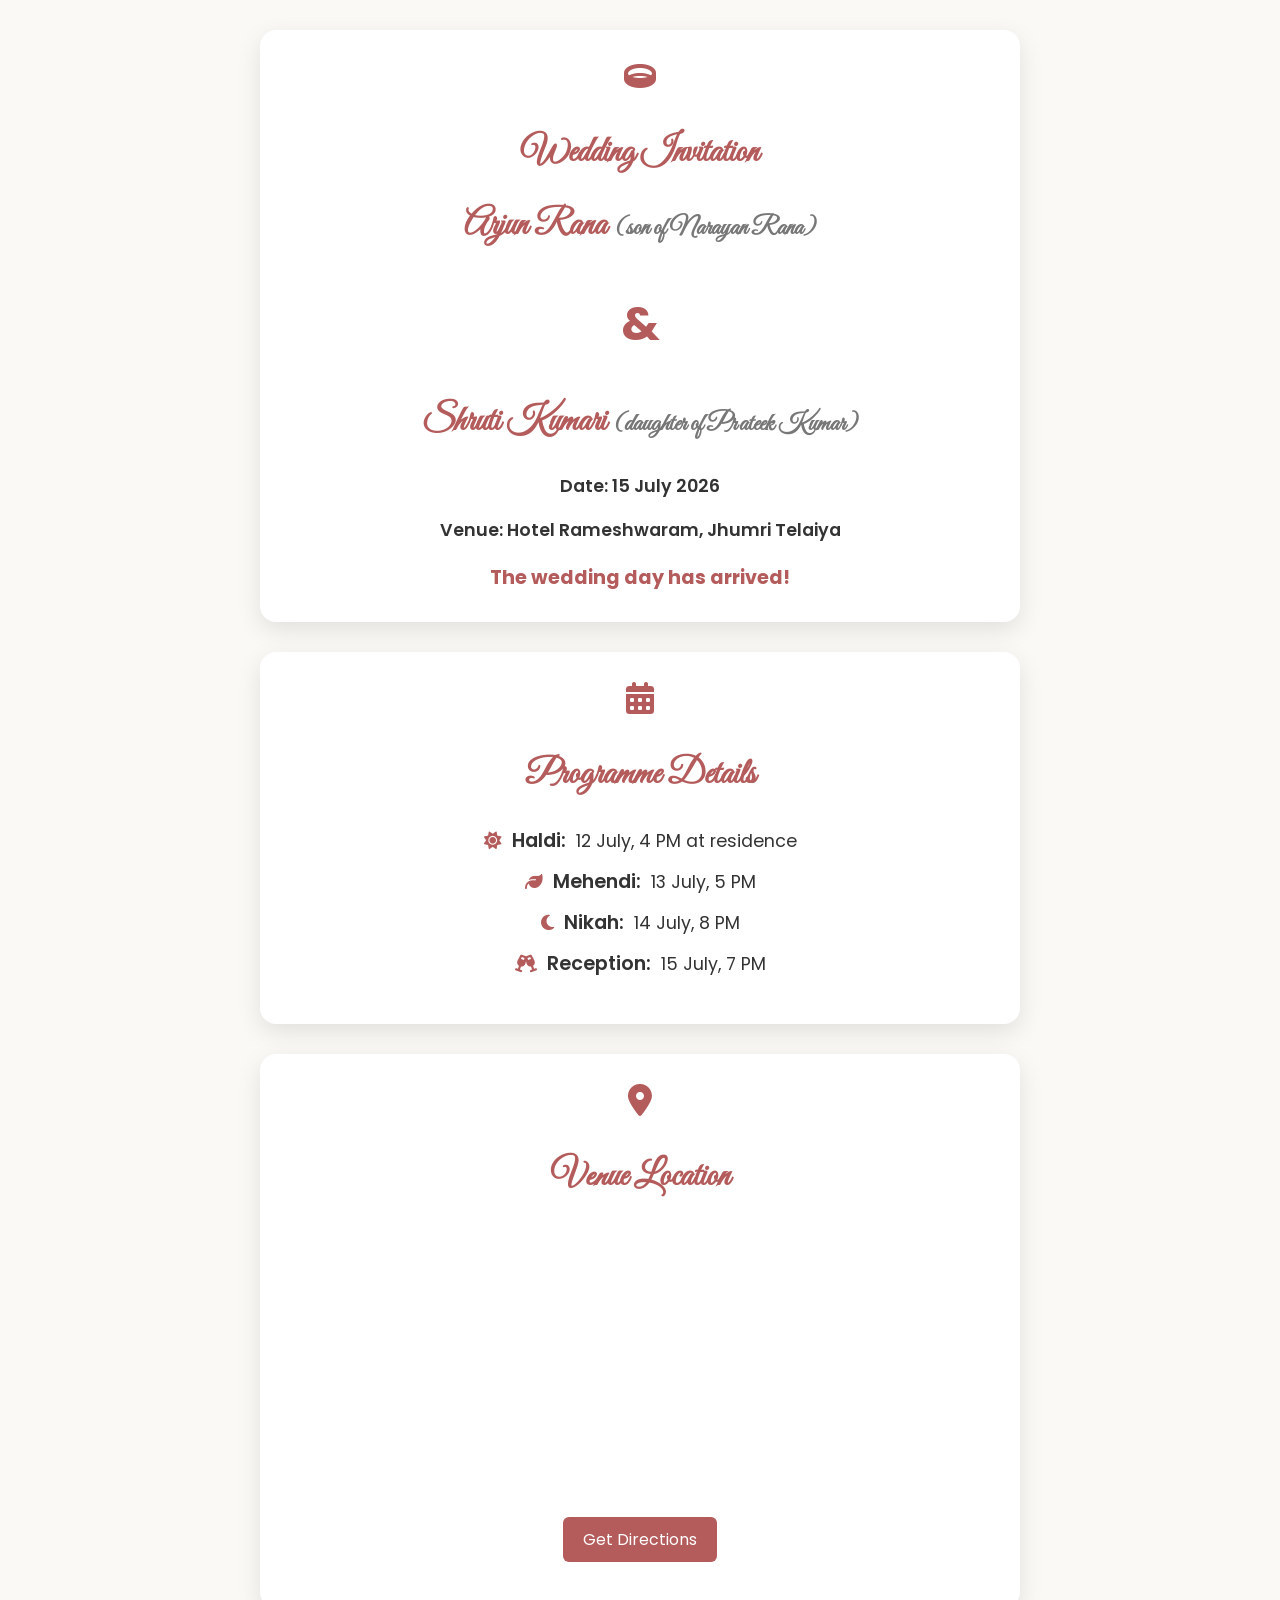
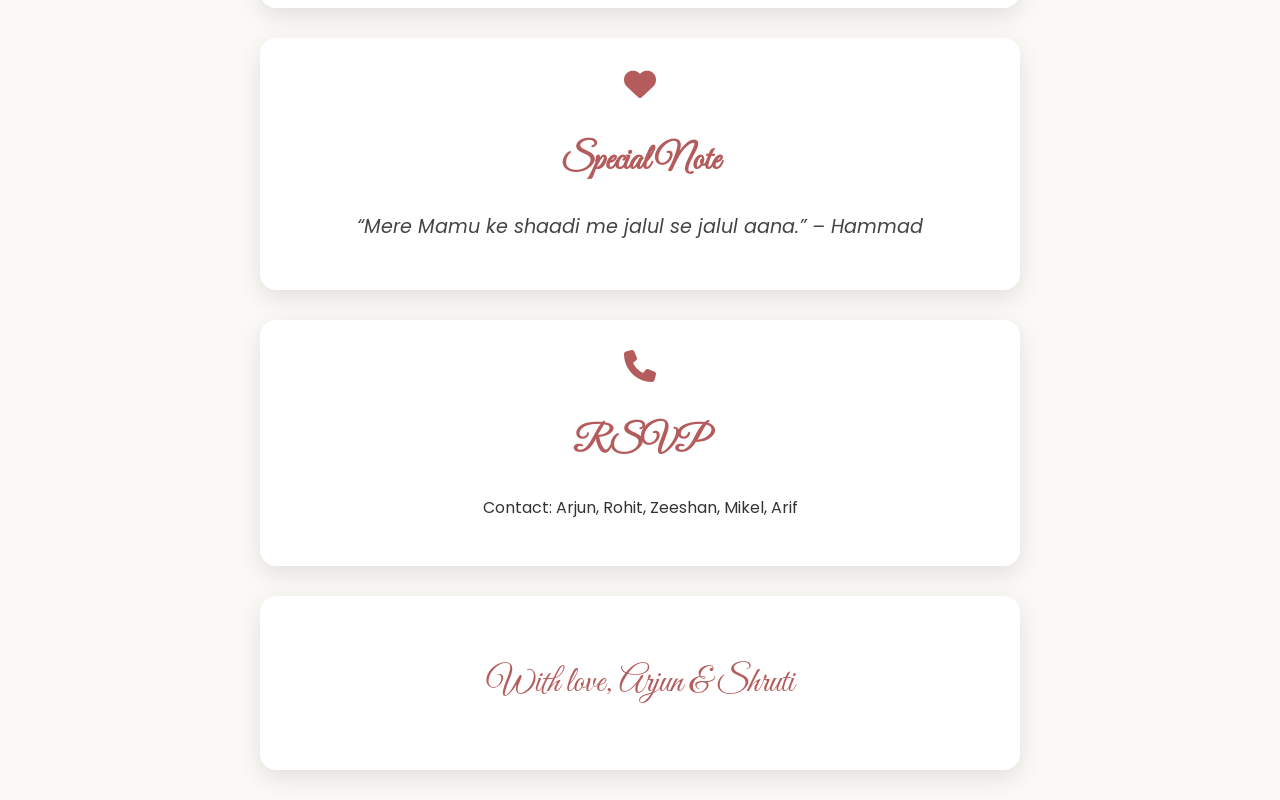
<file: index.html>
<!DOCTYPE html>
<html lang="en">
<head>
  <meta charset="UTF-8">
  <meta name="viewport" content="width=device-width, initial-scale=1.0">
  <title>Wedding Invitation - Arjun & Shruti</title>
  <link rel="stylesheet" href="style.css">
  <!-- Google Fonts -->
  <link href="https://fonts.googleapis.com/css2?family=Great+Vibes&family=Poppins:wght@400;600&display=swap" rel="stylesheet">
  <!-- Icons -->
  <link rel="stylesheet" href="https://cdnjs.cloudflare.com/ajax/libs/font-awesome/6.5.0/css/all.min.css">
</head>
<body>
  <!-- Hero Section -->
  <section class="card">
    <i class="fa-solid fa-ring icon"></i>
    <h1 class="cursive">Wedding Invitation</h1>
    <h2 class="cursive">Arjun Rana <span class="small">(son of Narayan Rana)</span></h2>
    <h2 class="amp">&</h2>
    <h2 class="cursive">Shruti Kumari <span class="small">(daughter of Prateek Kumar)</span></h2>
    <p class="bold">Date: 15 July 2026</p>
    <p class="bold">Venue: Hotel Rameshwaram, Jhumri Telaiya</p>
    <div id="countdown"></div>
  </section>

  <!-- Programme Timeline -->
  <section class="card">
    <i class="fa-solid fa-calendar-days icon"></i>
    <h2 class="cursive">Programme Details</h2>
    <ul class="timeline">
      <li><i class="fa-solid fa-sun"></i> <span class="bold">Haldi:</span> 12 July, 4 PM at residence</li>
      <li><i class="fa-solid fa-leaf"></i> <span class="bold">Mehendi:</span> 13 July, 5 PM</li>
      <li><i class="fa-solid fa-moon"></i> <span class="bold">Nikah:</span> 14 July, 8 PM</li>
      <li><i class="fa-solid fa-champagne-glasses"></i> <span class="bold">Reception:</span> 15 July, 7 PM</li>
    </ul>
  </section>

  <!-- Venue Map -->
  <section class="card">
    <i class="fa-solid fa-location-dot icon"></i>
    <h2 class="cursive">Venue Location</h2>
    <iframe
      src="https://www.google.com/maps/embed?pb=!1m18!..."
      width="100%" height="250" style="border:0;" allowfullscreen="" loading="lazy">
    </iframe>
    <p><a href="https://www.google.com/maps/search/?api=1&query=Hotel+Rameshwaram+Jhumri+Telaiya+825409" target="_blank" class="btn">Get Directions</a></p>
  </section>

  <!-- Special Note -->
  <section class="card">
    <i class="fa-solid fa-heart icon"></i>
    <h2 class="cursive">Special Note</h2>
    <p class="quote">“Mere Mamu ke shaadi me jalul se jalul aana.” – Hammad</p>
  </section>

  <!-- RSVP -->
  <section class="card">
    <i class="fa-solid fa-phone icon"></i>
    <h2 class="cursive">RSVP</h2>
    <p>Contact: Arjun, Rohit, Zeeshan, Mikel, Arif</p>
  </section>

  <!-- Footer -->
  <footer class="card">
    <p class="cursive">With love, Arjun & Shruti</p>
  </footer>

  <script src="script.js"></script>
</body>
</html>
</file>
<file: style.css>
body {
  margin: 0;
  font-family: 'Poppins', sans-serif;
  background: #faf9f6;
  text-align: center;
  color: #333;
}

.cursive {
  font-family: 'Great Vibes', cursive;
  font-size: 2.2em;
  color: #b45b5b;
}

.bold {
  font-weight: 600;
  font-size: 1.1em;
}

.amp {
  font-size: 3em;
  color: #b45b5b;
}

.small {
  font-size: 0.7em;
  color: #777;
}

.card {
  margin: 30px auto;
  width: 90%;
  max-width: 700px;
  border-radius: 16px;
  box-shadow: 0 8px 25px rgba(0,0,0,0.1);
  padding: 30px;
  background: #fff;
  opacity: 0;
  transform: translateY(50px);
  transition: all 0.8s ease;
}

.card.visible {
  opacity: 1;
  transform: translateY(0);
}

.icon {
  font-size: 2em;
  color: #b45b5b;
  margin-bottom: 10px;
}

.timeline {
  list-style-type: none;
  padding: 0;
}

.timeline li {
  margin: 12px 0;
  font-size: 1.1em;
  display: flex;
  align-items: center;
  justify-content: center;
  gap: 10px;
}

.timeline i {
  color: #b45b5b;
}

.btn {
  display: inline-block;
  margin-top: 15px;
  padding: 10px 20px;
  background: #b45b5b;
  color: #fff;
  text-decoration: none;
  border-radius: 6px;
  transition: transform 0.3s ease, background 0.3s ease;
}

.btn:hover {
  background: #8c3f3f;
  transform: scale(1.05);
}

.quote {
  font-style: italic;
  font-size: 1.2em;
  color: #444;
}

#countdown {
  margin-top: 20px;
  font-size: 1.2em;
  color: #b45b5b;
  font-weight: bold;
  animation: pulse 2s infinite;
}

@keyframes pulse {
  0% { transform: scale(1); }
  50% { transform: scale(1.05); }
  100% { transform: scale(1); }
}

/* Responsive */
@media (max-width: 768px) {
  .cursive { font-size: 1.8em; }
  .bold { font-size: 1em; }
  .card { padding: 20px; }
}
</file>
